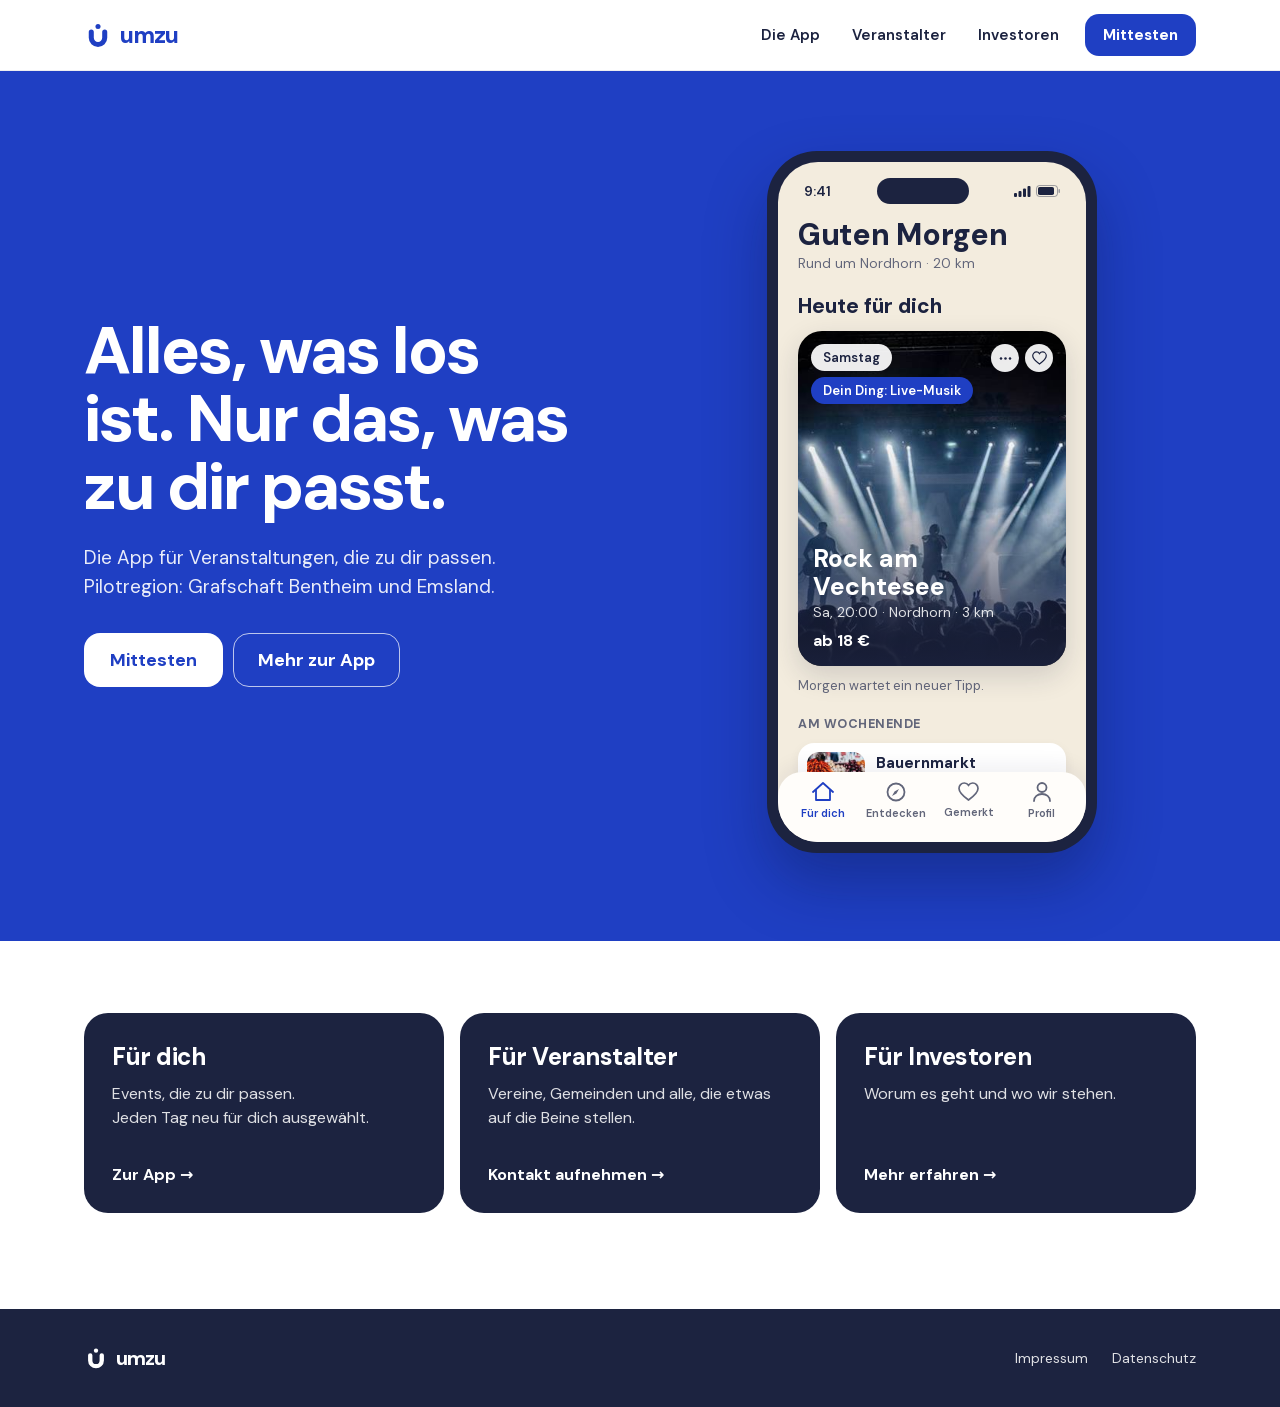
<file: index.html>
<!DOCTYPE html>
<html lang="de">
<head>
<meta charset="utf-8">
<meta name="viewport" content="width=device-width, initial-scale=1">
<title>umzu – Events, die zu dir passen</title>
<meta name="description" content="umzu ist die App für Veranstaltungen, die wirklich zu dir passen. Pilotregion: Grafschaft Bentheim und Emsland. Jetzt mittesten.">
<link rel="canonical" href="https://umzu.app/">

<meta property="og:type" content="website">
<meta property="og:title" content="umzu – Events, die zu dir passen">
<meta property="og:description" content="Die App für Veranstaltungen, die zu dir passen. Pilotregion: Grafschaft Bentheim und Emsland.">
<meta property="og:url" content="https://umzu.app/">
<meta property="og:locale" content="de_DE">
<meta name="theme-color" content="#1F3FC3">

<link rel="icon" href="favicon.svg" type="image/svg+xml">
<link rel="icon" href="[data-uri]" sizes="32x32" type="image/png">
<link rel="apple-touch-icon" href="[data-uri]">

<link rel="stylesheet" href="css/style.css">
</head>
<body>

<div style="min-height:100vh;display:flex;flex-direction:column">

<header style="position:sticky;top:0;z-index:10;background:rgba(255,255,255,0.94);backdrop-filter:blur(10px);border-bottom:1px solid rgba(28,35,64,0.08)">
  <div style="max-width:1160px;margin:0 auto;padding:14px 24px;display:flex;align-items:center;gap:24px;flex-wrap:wrap">
    <a href="#start" data-nav="start" style="display:flex;align-items:center;gap:8px;cursor:pointer;text-decoration:none">
      <svg width="28" height="28" viewBox="0 0 100 100"><circle cx="50" cy="19.5" r="9" fill="#1F3FC3"></circle><path d="M 26 39 L 26 60 A 24 24 0 0 0 74 60 L 74 39" fill="none" stroke="#1F3FC3" stroke-width="18" stroke-linecap="round"></path></svg>
      <span style="font-weight:800;font-size:23px;letter-spacing:-1px;color:#1F3FC3">umzu</span>
    </a>
    <nav aria-label="Hauptnavigation" style="display:flex;gap:4px;flex-wrap:wrap;margin-left:auto;align-items:center">
      <div class="site-nav-links">
        <a href="#app" data-nav="nutzer" class="nav-link" style="padding:10px 14px;border-radius:100px;font-weight:600;font-size:15px;cursor:pointer;white-space:nowrap;text-decoration:none;color:#1C2340">Die App</a>
        <a href="#veranstalter" data-nav="veranstalter" class="nav-link" style="padding:10px 14px;border-radius:100px;font-weight:600;font-size:15px;cursor:pointer;white-space:nowrap;text-decoration:none;color:#1C2340">Veranstalter</a>
        <a href="#investoren" data-nav="investoren" class="nav-link" style="padding:10px 14px;border-radius:100px;font-weight:600;font-size:15px;cursor:pointer;white-space:nowrap;text-decoration:none;color:#1C2340">Investoren</a>
      </div>
      <a href="#test" data-nav="test" class="hover-a35a3" style="margin-left:8px;white-space:nowrap;padding:11px 18px;border-radius:14px;background:#1F3FC3;color:#fff;font-weight:700;font-size:15px;cursor:pointer;text-decoration:none">Mittesten</a>
    </nav>
  </div>
</header>

<main style="flex:1">

<!-- ===== START ===== -->
<div data-page="start" hidden>
  <section style="background:#1F3FC3;color:#fff"><div style="max-width:1160px;margin:0 auto;padding:80px 24px 88px;display:grid;grid-template-columns:repeat(auto-fit,minmax(min(100%,440px),1fr));gap:56px;align-items:center">
    <div>
      <h1 style="margin:0;font-weight:800;font-size:clamp(40px,6vw,66px);line-height:1.03;letter-spacing:-2px;text-wrap:balance;color:#fff">Alles, was los ist. Nur das, was zu dir passt.</h1>
      <p style="margin:22px 0 0;font-size:19px;line-height:1.55;color:rgba(255,255,255,0.9);max-width:480px;text-wrap:pretty">Die App für Veranstaltungen, die zu dir passen. Pilotregion: Grafschaft Bentheim und Emsland.</p>
      <div style="display:flex;gap:10px;flex-wrap:wrap;margin-top:32px">
        <a href="#test" data-nav="test" class="hover-e8ecf9" style="min-height:54px;padding:0 26px;white-space:nowrap;display:flex;align-items:center;border-radius:16px;background:#fff;color:#1F3FC3;font-weight:700;font-size:18px;cursor:pointer;text-decoration:none">Mittesten</a>
        <a href="#app" data-nav="nutzer" class="hover-white12" style="min-height:54px;padding:0 24px;white-space:nowrap;display:flex;align-items:center;border-radius:16px;border:1.5px solid rgba(255,255,255,0.7);color:#fff;font-weight:700;font-size:18px;cursor:pointer;text-decoration:none">Mehr zur App</a>
      </div>
    </div>
    <div style="display:flex;justify-content:center">
      <div style="width:330px;max-width:100%;background:#1C2340;border-radius:50px;padding:11px;box-shadow:0 30px 60px rgba(10,20,70,0.35)">
        <div style="position:relative;background:#F3ECDE;color:#1C2340;border-radius:40px;overflow:hidden;height:680px">
          <div style="display:flex;justify-content:space-between;align-items:center;padding:16px 26px 0;font-weight:600;font-size:14px;color:#1C2340">
            <span>9:41</span>
            <div style="width:92px;height:26px;border-radius:14px;background:#1C2340"></div>
            <div style="display:flex;gap:5px;align-items:center">
              <svg width="17" height="11" viewBox="0 0 17 11"><rect x="0" y="7" width="3" height="4" rx="1" fill="#1C2340"></rect><rect x="4.5" y="5" width="3" height="6" rx="1" fill="#1C2340"></rect><rect x="9" y="2.5" width="3" height="8.5" rx="1" fill="#1C2340"></rect><rect x="13.5" y="0" width="3" height="11" rx="1" fill="#1C2340"></rect></svg>
              <svg width="24" height="12" viewBox="0 0 24 12"><rect x="0.5" y="0.5" width="21" height="11" rx="3" fill="none" stroke="#1C2340" stroke-opacity="0.4"></rect><rect x="2" y="2" width="16" height="8" rx="1.8" fill="#1C2340"></rect><rect x="22.5" y="4" width="1.5" height="4" rx="0.7" fill="#1C2340" fill-opacity="0.4"></rect></svg>
            </div>
          </div>
          <div style="padding:14px 20px 0">
            <div style="font-weight:800;font-size:30px;letter-spacing:-0.3px;line-height:1.1">Guten Morgen</div>
            <div style="font-size:13.5px;color:#62667A;margin-top:4px">Rund um Nordhorn · 20 km</div>
            <div style="font-weight:800;font-size:21px;margin:20px 0 11px">Heute für dich</div>
            <div style="position:relative;width:100%;aspect-ratio:4/5;border-radius:24px;overflow:hidden;background:rgba(31,63,195,0.10) url([data-uri]) center/cover;box-shadow:0 10px 28px rgba(28,35,64,0.16);display:flex;flex-direction:column;justify-content:space-between">
              <div style="position:absolute;inset:0;background:linear-gradient(180deg,rgba(28,35,64,0) 30%,rgba(28,35,64,0.2) 55%,rgba(28,35,64,0.9) 100%)"></div>
              <div style="position:relative;display:flex;justify-content:space-between;align-items:flex-start;gap:10px;padding:13px">
                <div style="display:flex;flex-wrap:wrap;gap:6px;min-width:0">
                  <span style="background:rgba(255,255,255,0.92);border-radius:100px;padding:5px 12px;font-weight:600;font-size:13px;color:#1C2340">Samstag</span>
                  <span style="background:#1F3FC3;border-radius:100px;padding:5px 12px;font-weight:600;font-size:13px;color:#fff;white-space:nowrap">Dein Ding: Live-Musik</span>
                </div>
                <div style="display:flex;gap:6px;flex-shrink:0">
                  <span style="width:28px;height:28px;border-radius:14px;background:rgba(255,255,255,0.92);display:flex;align-items:center;justify-content:center"><svg width="15" height="15" viewBox="0 0 20 20"><circle cx="4" cy="10" r="1.7" fill="#1C2340"></circle><circle cx="10" cy="10" r="1.7" fill="#1C2340"></circle><circle cx="16" cy="10" r="1.7" fill="#1C2340"></circle></svg></span>
                  <span style="width:28px;height:28px;border-radius:14px;background:rgba(255,255,255,0.92);display:flex;align-items:center;justify-content:center"><svg width="15" height="14" viewBox="0 0 21 19"><path d="M10.5 18C5.2 14.2 1 10.9 1 6.5 1 3.5 3.3 1 6.3 1c1.7 0 3.3.9 4.2 2.3C11.4 1.9 13 1 14.7 1 17.7 1 20 3.5 20 6.5c0 4.4-4.2 7.7-9.5 11.5z" fill="none" stroke="#1C2340" stroke-width="1.7"></path></svg></span>
                </div>
              </div>
              <div style="position:relative;padding:0 15px 15px;display:flex;flex-direction:column;gap:3px">
                <div style="font-weight:800;font-size:25px;line-height:1.1;color:#fff">Rock am Vechtesee</div>
                <div style="font-size:14px;color:rgba(255,255,255,0.86);white-space:nowrap;overflow:hidden;text-overflow:ellipsis">Sa, 20:00 · Nordhorn · 3 km</div>
                <div style="font-weight:700;font-size:16px;color:#fff;margin-top:6px">ab 18 €</div>
              </div>
            </div>
            <div style="font-size:13px;color:#62667A;margin-top:11px">Morgen wartet ein neuer Tipp.</div>
            <div style="font-weight:700;font-size:12.5px;letter-spacing:0.5px;text-transform:uppercase;color:#62667A;margin:22px 0 11px">Am Wochenende</div>
            <div style="display:flex;align-items:center;gap:11px;padding:9px;background:#fff;border-radius:16px;box-shadow:0 4px 12px rgba(28,35,64,0.06)">
              <div style="width:58px;height:58px;border-radius:12px;flex-shrink:0;background:rgba(31,63,195,0.10) url([data-uri]) center/cover"></div>
              <div style="flex:1;min-width:0;display:flex;flex-direction:column;gap:2px">
                <div style="font-weight:700;font-size:15px">Bauernmarkt</div>
                <div style="font-weight:500;font-size:12.5px;color:#62667A;white-space:nowrap;overflow:hidden;text-overflow:ellipsis">So, 12. Okt. · Lingen · 18 km</div>
                <div style="font-weight:700;font-size:13px;color:#1F3FC3">Eintritt frei</div>
              </div>
            </div>
          </div>
          <div style="position:absolute;left:0;right:0;bottom:0;background:#FFFDFA;border-radius:24px 24px 0 0;box-shadow:0 -6px 20px rgba(28,35,64,0.07);padding:10px 8px 22px;display:grid;grid-template-columns:repeat(4,1fr)">
            <div style="display:flex;flex-direction:column;align-items:center;gap:4px;color:#1F3FC3"><svg width="22" height="20" viewBox="0 0 22 20" fill="none"><path d="M1 10L11 1l10 9" stroke="#1F3FC3" stroke-width="1.8" stroke-linecap="round" stroke-linejoin="round"></path><path d="M4 8v10h14V8" stroke="#1F3FC3" stroke-width="1.8" stroke-linejoin="round"></path></svg><span style="font-weight:600;font-size:11px">Für dich</span></div>
            <div style="display:flex;flex-direction:column;align-items:center;gap:4px;color:#62667A"><svg width="20" height="20" viewBox="0 0 20 20" fill="none"><circle cx="10" cy="10" r="8.5" stroke="#62667A" stroke-width="1.8"></circle><path d="M13 7l-4.5 2.5L6 14l4.5-2.5z" fill="#62667A"></path></svg><span style="font-weight:600;font-size:11px">Entdecken</span></div>
            <div style="display:flex;flex-direction:column;align-items:center;gap:4px;color:#62667A"><svg width="21" height="19" viewBox="0 0 21 19" fill="none"><path d="M10.5 18C5.2 14.2 1 10.9 1 6.5 1 3.5 3.3 1 6.3 1c1.7 0 3.3.9 4.2 2.3C11.4 1.9 13 1 14.7 1 17.7 1 20 3.5 20 6.5c0 4.4-4.2 7.7-9.5 11.5z" stroke="#62667A" stroke-width="1.7"></path></svg><span style="font-weight:600;font-size:11px">Gemerkt</span></div>
            <div style="display:flex;flex-direction:column;align-items:center;gap:4px;color:#62667A"><svg width="18" height="20" viewBox="0 0 18 20" fill="none"><circle cx="9" cy="5.5" r="4.5" stroke="#62667A" stroke-width="1.8"></circle><path d="M1 19c0-4.4 3.6-7 8-7s8 2.6 8 7" stroke="#62667A" stroke-width="1.8" stroke-linecap="round"></path></svg><span style="font-weight:600;font-size:11px">Profil</span></div>
          </div>
        </div>
      </div>
    </div>
  </div></section>

  <section style="max-width:1160px;margin:0 auto;padding:72px 24px 96px">
    <div style="display:grid;grid-template-columns:repeat(auto-fit,minmax(min(100%,260px),1fr));gap:16px">
      <a href="#app" data-nav="nutzer" class="tile hover-262f55" style="background:#1C2340;color:#fff;border-radius:24px;padding:28px;cursor:pointer;display:flex;flex-direction:column;gap:10px;min-height:200px;text-decoration:none">
        <div style="font-weight:800;font-size:24px;letter-spacing:-0.5px">Für dich</div>
        <div style="font-size:16px;line-height:1.5;color:rgba(255,255,255,0.86)">Events, die zu dir passen.<br>Jeden Tag neu für dich ausgewählt.</div>
        <div style="margin-top:auto;font-weight:700;color:#fff">Zur App →</div>
      </a>
      <a href="#veranstalter" data-nav="veranstalter" class="tile hover-262f55" style="background:#1C2340;color:#fff;border-radius:24px;padding:28px;cursor:pointer;display:flex;flex-direction:column;gap:10px;min-height:200px;text-decoration:none">
        <div style="font-weight:800;font-size:24px;letter-spacing:-0.5px">Für Veranstalter</div>
        <div style="font-size:16px;line-height:1.5;color:rgba(255,255,255,0.86)">Vereine, Gemeinden und alle, die etwas auf die Beine stellen.</div>
        <div style="margin-top:auto;font-weight:700;color:#fff">Kontakt aufnehmen →</div>
      </a>
      <a href="#investoren" data-nav="investoren" class="tile hover-262f55" style="background:#1C2340;color:#fff;border-radius:24px;padding:28px;cursor:pointer;display:flex;flex-direction:column;gap:10px;min-height:200px;text-decoration:none">
        <div style="font-weight:800;font-size:24px;letter-spacing:-0.5px">Für Investoren</div>
        <div style="font-size:16px;line-height:1.5;color:rgba(255,255,255,0.86)">Worum es geht und wo wir stehen.</div>
        <div style="margin-top:auto;font-weight:700;color:#fff">Mehr erfahren →</div>
      </a>
    </div>
  </section>
</div>

<!-- ===== DIE APP ===== -->
<div data-page="nutzer" hidden>
  <section style="background:#E8ECF9;margin-bottom:56px"><div style="max-width:1160px;margin:0 auto;padding:80px 24px 72px">
    <h1 style="margin:0;font-weight:800;font-size:clamp(38px,5.5vw,58px);line-height:1.05;letter-spacing:-1.8px;max-width:760px;text-wrap:balance">Weniger suchen, öfter hingehen.</h1>
    <p style="margin:20px 0 0;font-size:19px;line-height:1.55;color:#464A5C;max-width:560px">Jeden Morgen ein paar Vorschläge für dich. Je mehr du wischst, desto besser passen sie.</p>
  </div></section>
  <section style="max-width:1160px;margin:0 auto;padding:0 24px 88px;display:grid;grid-template-columns:repeat(auto-fit,minmax(min(100%,200px),1fr));gap:16px">
    <div style="border:1px solid rgba(28,35,64,0.12);border-radius:20px;padding:24px"><div style="font-weight:800;font-size:21px">Für dich</div><p style="font-size:15px;line-height:1.5;color:#464A5C;margin:8px 0 0">Deine Vorschläge für heute.</p></div>
    <div style="border:1px solid rgba(28,35,64,0.12);border-radius:20px;padding:24px"><div style="font-weight:800;font-size:21px">Entdecken</div><p style="font-size:15px;line-height:1.5;color:#464A5C;margin:8px 0 0">Wischen: passt oder passt nicht.</p></div>
    <div style="border:1px solid rgba(28,35,64,0.12);border-radius:20px;padding:24px"><div style="font-weight:800;font-size:21px">Gemerkt</div><p style="font-size:15px;line-height:1.5;color:#464A5C;margin:8px 0 0">Alles, was du dir aufhebst.</p></div>
    <div style="border:1px solid rgba(28,35,64,0.12);border-radius:20px;padding:24px"><div style="font-weight:800;font-size:21px">Profil</div><p style="font-size:15px;line-height:1.5;color:#464A5C;margin:8px 0 0">Region, Umkreis, Vorlieben.</p></div>
  </section>
  <section style="max-width:800px;margin:0 auto;padding:0 24px 96px">
    <h2 style="margin:0 0 20px;font-weight:800;font-size:clamp(26px,3.4vw,36px);letter-spacing:-1px">Fragen</h2>
    <div id="faq-list" style="display:flex;flex-direction:column;border-top:1px solid rgba(28,35,64,0.12)">
      <!-- FAQ items injected by js/app.js -->
    </div>
  </section>
</div>

<!-- ===== VERANSTALTER ===== -->
<div data-page="veranstalter" hidden>
  <section style="background:#E8ECF9;margin-bottom:56px"><div style="max-width:1160px;margin:0 auto;padding:80px 24px 72px">
    <h1 style="margin:0;font-weight:800;font-size:clamp(38px,5.5vw,58px);line-height:1.05;letter-spacing:-1.8px;max-width:800px;text-wrap:balance">Bringt eure Termine in die App.</h1>
    <p style="margin:20px 0 0;font-size:19px;line-height:1.55;color:#464A5C;max-width:560px">Für Vereine, Gemeinden und Veranstalter aus der Region.</p>
    <div style="display:flex;gap:10px;flex-wrap:wrap;margin-top:28px">
      <span id="zum-formular" class="hover-a35a3" style="min-height:54px;padding:0 26px;white-space:nowrap;display:flex;align-items:center;border-radius:16px;background:#1F3FC3;color:#fff;font-weight:700;font-size:18px;cursor:pointer">Kontakt aufnehmen</span>
    </div>
  </div></section>
  <section style="max-width:1160px;margin:0 auto;padding:0 24px 88px;display:grid;grid-template-columns:repeat(auto-fit,minmax(min(100%,260px),1fr));gap:16px">
    <div style="border:1px solid rgba(28,35,64,0.12);border-radius:24px;padding:28px">
      <div style="font-weight:800;font-size:24px">Vereine</div>
      <p style="font-size:16px;line-height:1.5;color:#464A5C;margin:10px 0 0">Kostenlos. Eure Termine in der App und sehen, wie viele sie sich gemerkt haben.</p>
    </div>
    <div style="border:1px solid rgba(28,35,64,0.12);border-radius:24px;padding:28px">
      <div style="font-weight:800;font-size:24px">Gemeinden</div>
      <p style="font-size:16px;line-height:1.5;color:#464A5C;margin:10px 0 0">Alle Termine eures Orts an einer Stelle, mit einem Bericht, was sie bewirken.</p>
    </div>
    <div style="border:1px solid rgba(28,35,64,0.12);border-radius:24px;padding:28px">
      <div style="font-weight:800;font-size:24px">Veranstalter</div>
      <p style="font-size:16px;line-height:1.5;color:#464A5C;margin:10px 0 0">Mehr Sichtbarkeit bei den Leuten, zu denen euer Event passt.</p>
    </div>
  </section>

  <section id="formular" style="background:#1C2340">
    <div style="max-width:1160px;margin:0 auto;padding:80px 24px 96px;display:grid;grid-template-columns:repeat(auto-fit,minmax(min(100%,380px),1fr));gap:40px;align-items:start">
      <div>
        <h2 style="margin:0;font-weight:800;font-size:clamp(28px,3.6vw,40px);letter-spacing:-1px;color:#fff">Lasst uns sprechen.</h2>
        <p style="font-size:17px;line-height:1.55;color:rgba(255,255,255,0.86);margin:14px 0 0;max-width:420px">Schreibt mir, wer ihr seid und was ihr vorhabt. Ich melde mich persönlich.</p>
        <div style="margin-top:28px;display:flex;flex-direction:column;gap:4px">
          <div style="font-weight:700;font-size:18px;color:#fff">Hanna Fühner</div>
          <div style="font-size:15px;color:rgba(255,255,255,0.86)">Gründerin, Nordhorn</div>
        </div>
      </div>

      <div id="ver-form-wrap" style="background:#fff;border-radius:20px;padding:28px;box-shadow:0 6px 18px rgba(28,35,64,0.08);display:flex;flex-direction:column;gap:16px">
        <div id="rollen" style="display:flex;gap:8px;flex-wrap:wrap">
          <span data-rolle="Verein" style="min-height:42px;padding:0 16px;display:flex;align-items:center;border-radius:100px;font-weight:600;font-size:14.5px;cursor:pointer;border:1.5px solid #1F3FC3;background:rgba(31,63,195,0.12);color:#1A35A3">Verein</span>
          <span data-rolle="Gemeinde" style="min-height:42px;padding:0 16px;display:flex;align-items:center;border-radius:100px;font-weight:600;font-size:14.5px;cursor:pointer;border:1.5px solid rgba(28,35,64,0.15);background:#fff;color:#1C2340">Gemeinde</span>
          <span data-rolle="Veranstalter" style="min-height:42px;padding:0 16px;display:flex;align-items:center;border-radius:100px;font-weight:600;font-size:14.5px;cursor:pointer;border:1.5px solid rgba(28,35,64,0.15);background:#fff;color:#1C2340">Veranstalter</span>
        </div>
        <div style="display:grid;grid-template-columns:minmax(0,1fr) minmax(0,1fr);gap:12px">
          <label style="display:flex;flex-direction:column;gap:6px;font-weight:600;font-size:14.5px;min-width:0">Name
            <input id="f-name" placeholder="Vor- und Nachname" style="height:50px;border-radius:14px;border:1px solid rgba(28,35,64,0.12);padding:0 14px;font-size:17px;color:#1C2340;background:#fff;min-width:0;width:100%">
          </label>
          <label style="display:flex;flex-direction:column;gap:6px;font-weight:600;font-size:14.5px;min-width:0">Organisation
            <input id="f-org" placeholder="Verein, Gemeinde …" style="height:50px;border-radius:14px;border:1px solid rgba(28,35,64,0.12);padding:0 14px;font-size:17px;color:#1C2340;background:#fff;min-width:0;width:100%">
          </label>
        </div>
        <label style="display:flex;flex-direction:column;gap:6px;font-weight:600;font-size:14.5px">E-Mail
          <input id="f-mail" placeholder="name@verein.de" style="height:50px;border-radius:14px;border:1px solid rgba(28,35,64,0.12);padding:0 14px;font-size:17px;color:#1C2340;background:#fff;width:100%">
        </label>
        <label style="display:flex;flex-direction:column;gap:6px;font-weight:600;font-size:14.5px">Nachricht
          <textarea id="f-nachricht" placeholder="Worum geht es?" rows="5" style="border-radius:14px;border:1px solid rgba(28,35,64,0.12);padding:12px 14px;font-size:17px;line-height:1.5;color:#1C2340;background:#fff;width:100%;resize:vertical;font-family:inherit"></textarea>
        </label>
        <span id="ver-senden" style="min-height:54px;display:flex;align-items:center;justify-content:center;border-radius:16px;font-weight:700;font-size:18px;cursor:pointer;background:rgba(28,35,64,0.15);color:#464A5C">Nachricht senden</span>
      </div>

      <div id="ver-danke" style="display:none;background:#fff;border-radius:20px;padding:32px;box-shadow:0 6px 18px rgba(28,35,64,0.08)">
        <div style="font-weight:800;font-size:24px">Danke.</div>
        <p style="font-size:16px;line-height:1.55;color:#464A5C;margin:10px 0 20px">Ich melde mich in den nächsten Tagen.</p>
        <span id="ver-neu" style="display:inline-flex;min-height:44px;padding:0 18px;align-items:center;border-radius:14px;border:1.5px solid #1F3FC3;color:#1F3FC3;font-weight:700;font-size:15px;cursor:pointer">Neue Nachricht</span>
      </div>
    </div>
  </section>
</div>

<!-- ===== INVESTOREN ===== -->
<div data-page="investoren" hidden>
  <section style="background:#E8ECF9;margin-bottom:56px"><div style="max-width:1160px;margin:0 auto;padding:80px 24px 72px">
      <h1 style="margin:0;font-weight:800;font-size:clamp(36px,5vw,56px);line-height:1.06;letter-spacing:-1.6px;max-width:820px;text-wrap:balance;color:#1C2340">Niemand soll eine Veranstaltung verpassen, zu der er gern gegangen wäre.</h1>
      <p style="margin:22px 0 0;font-size:19px;line-height:1.55;color:#464A5C;max-width:600px">Die Pilotphase läuft in der Grafschaft Bentheim und im Emsland. Danach wachsen wir Region für Region.</p>
    </div>
  </section>
  <section style="max-width:1160px;margin:0 auto;padding:0 24px 88px;display:grid;grid-template-columns:repeat(auto-fit,minmax(min(100%,260px),1fr));gap:16px">
    <div style="border:1px solid rgba(28,35,64,0.12);border-radius:20px;padding:26px">
      <div style="font-weight:800;font-size:22px">Daten</div>
      <p style="font-size:16px;line-height:1.5;color:#464A5C;margin:8px 0 0">Offene Tourismusdaten aus ganz Deutschland.</p>
    </div>
    <div style="border:1px solid rgba(28,35,64,0.12);border-radius:20px;padding:26px">
      <div style="font-weight:800;font-size:22px">Nutzer</div>
      <p style="font-size:16px;line-height:1.5;color:#464A5C;margin:8px 0 0">Eine Region nach der anderen.</p>
    </div>
    <div style="border:1px solid rgba(28,35,64,0.12);border-radius:20px;padding:26px">
      <div style="font-weight:800;font-size:22px">Erlös</div>
      <p style="font-size:16px;line-height:1.5;color:#464A5C;margin:8px 0 0">Gemeinden und Veranstalter zahlen. Die App bleibt kostenlos.</p>
    </div>
  </section>
  <section style="max-width:1160px;margin:0 auto;padding:0 24px 96px">
    <div style="background:#1C2340;color:#fff;border-radius:24px;padding:36px;display:flex;flex-wrap:wrap;gap:24px;align-items:center;justify-content:space-between">
      <div style="flex:1 1 260px;min-width:0">
        <div style="font-weight:800;font-size:24px;line-height:1.2;white-space:nowrap">Hanna Fühner</div>
        <div style="font-size:16px;color:rgba(255,255,255,0.9);margin-top:4px">Gründerin, Nordhorn</div>
      </div>
      <a href="mailto:hannafuehner@gmail.com?subject=umzu%20%E2%80%93%20Investorenanfrage" class="hover-e8ecf9" style="min-height:54px;padding:0 26px;white-space:nowrap;display:flex;align-items:center;border-radius:16px;background:#fff;color:#1F3FC3;font-weight:700;font-size:18px;cursor:pointer;text-decoration:none">Kontakt aufnehmen</a>
    </div>
  </section>
</div>

<!-- ===== MITTESTEN ===== -->
<div data-page="test" hidden style="background:#E8ECF9;min-height:calc(100vh - 170px)">
  <section style="max-width:680px;margin:0 auto;padding:96px 24px">
    <h1 style="margin:0;font-weight:800;font-size:clamp(34px,5vw,50px);line-height:1.06;letter-spacing:-1.5px">Mittesten</h1>
    <p style="font-size:18px;line-height:1.55;color:#464A5C;margin:16px 0 0">Trag dich ein, dann schicken wir dir eine Einladung fürs iPhone.</p>

    <div id="test-form" style="display:flex;gap:10px;flex-wrap:wrap;margin-top:28px">
      <input id="test-mail" type="email" placeholder="deine@mail.de" style="flex:1 1 260px;height:54px;border-radius:16px;border:1px solid rgba(28,35,64,0.15);padding:0 16px;font-size:17px;background:#fff;color:#1C2340">
      <span id="test-eintragen" style="min-height:54px;padding:0 26px;white-space:nowrap;display:flex;align-items:center;border-radius:16px;background:#1F3FC3;color:#fff;font-weight:700;font-size:18px;cursor:pointer">Eintragen</span>
    </div>
    <div id="test-danke" style="display:none;margin-top:28px;background:#1C2340;color:#fff;border-radius:100px;padding:14px 22px;font-weight:600;font-size:15px">Danke, du bist eingetragen.</div>
  </section>
</div>

</main>

<footer style="background:#1C2340">
  <div style="max-width:1160px;margin:0 auto;padding:36px 24px;display:flex;flex-wrap:wrap;gap:24px;justify-content:space-between;align-items:center">
    <div style="display:flex;align-items:center;gap:8px">
      <svg width="24" height="24" viewBox="0 0 100 100"><circle cx="50" cy="19.5" r="9" fill="#fff"></circle><path d="M 26 39 L 26 60 A 24 24 0 0 0 74 60 L 74 39" fill="none" stroke="#fff" stroke-width="18" stroke-linecap="round"></path></svg>
      <span style="font-weight:800;font-size:20px;letter-spacing:-1px;color:#fff">umzu</span>
    </div>
    <div style="display:flex;gap:24px;flex-wrap:wrap;font-size:14px;color:rgba(255,255,255,0.86)">
      <a href="/impressum/" style="color:rgba(255,255,255,0.86)">Impressum</a><a href="/datenschutz/" style="color:rgba(255,255,255,0.86)">Datenschutz</a>
    </div>
  </div>
</footer>
</div>

<script src="js/app.js"></script>
</body>
</html>
</file>
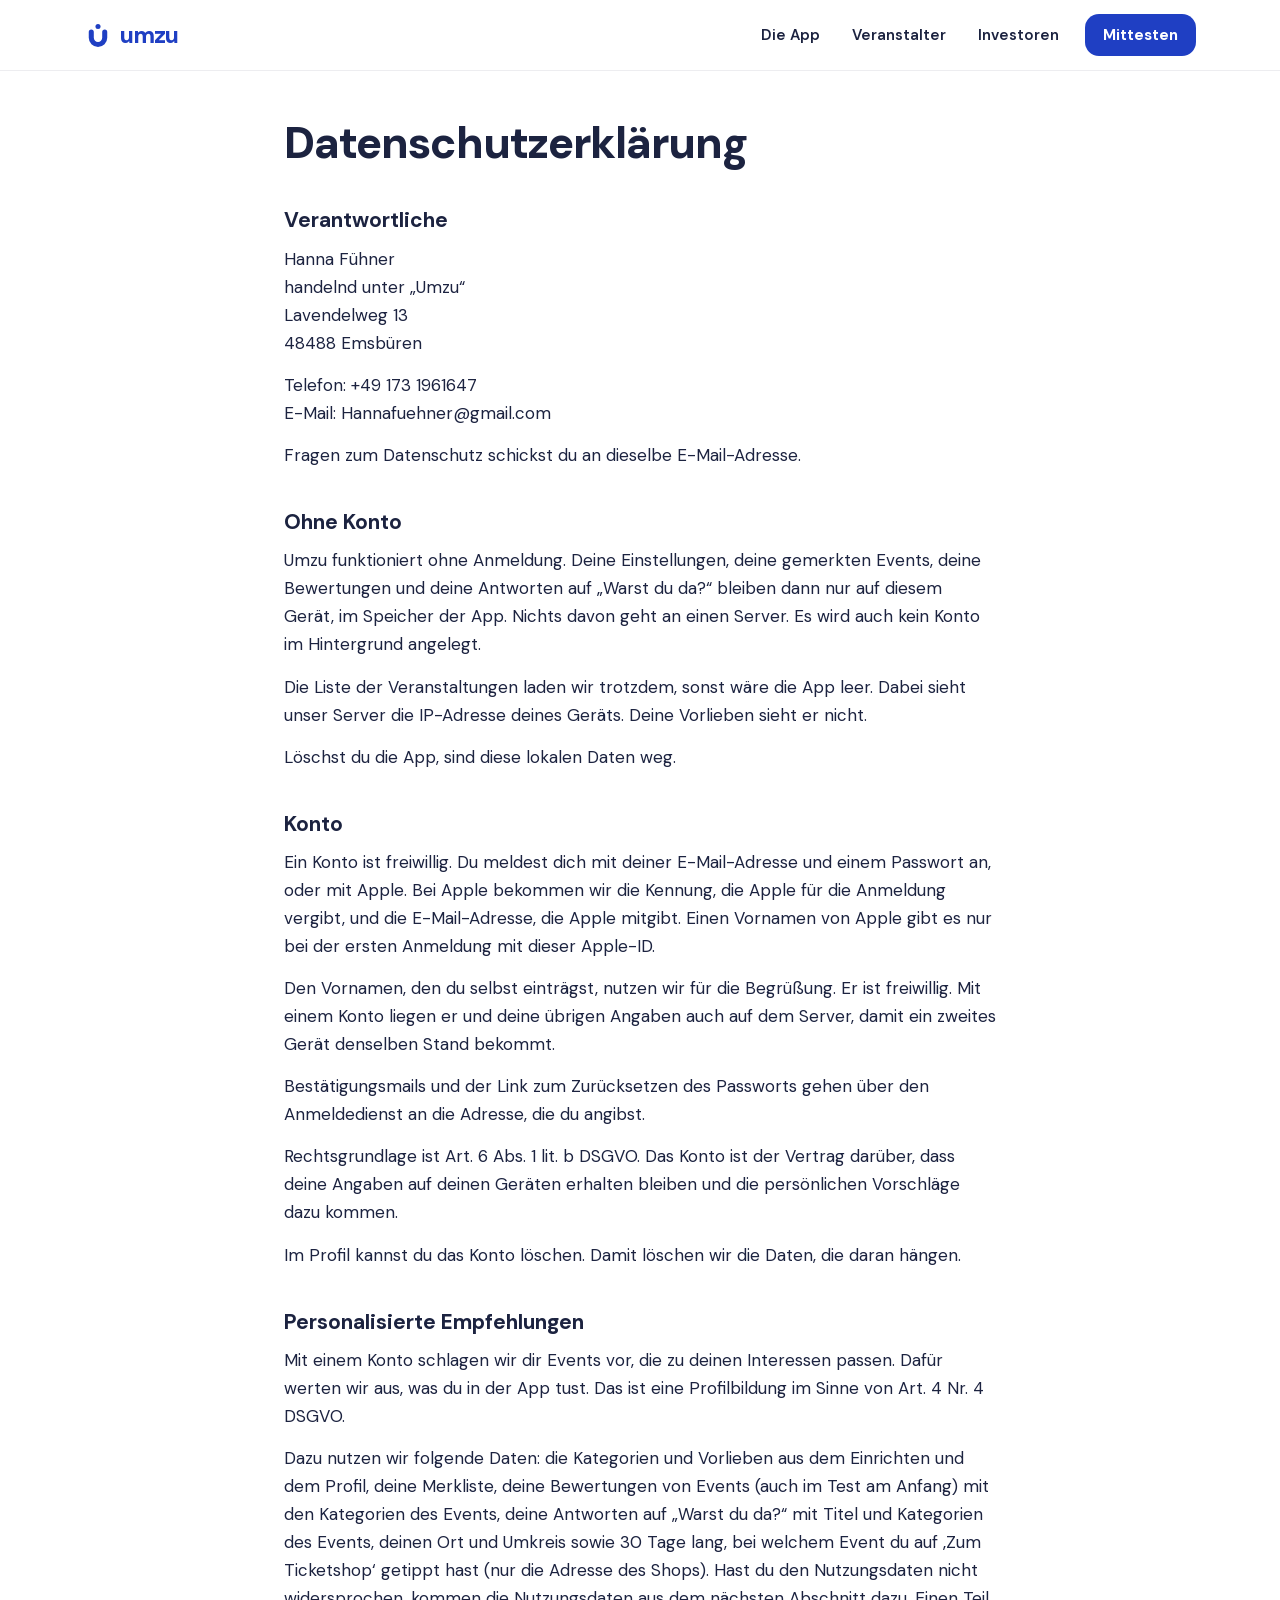
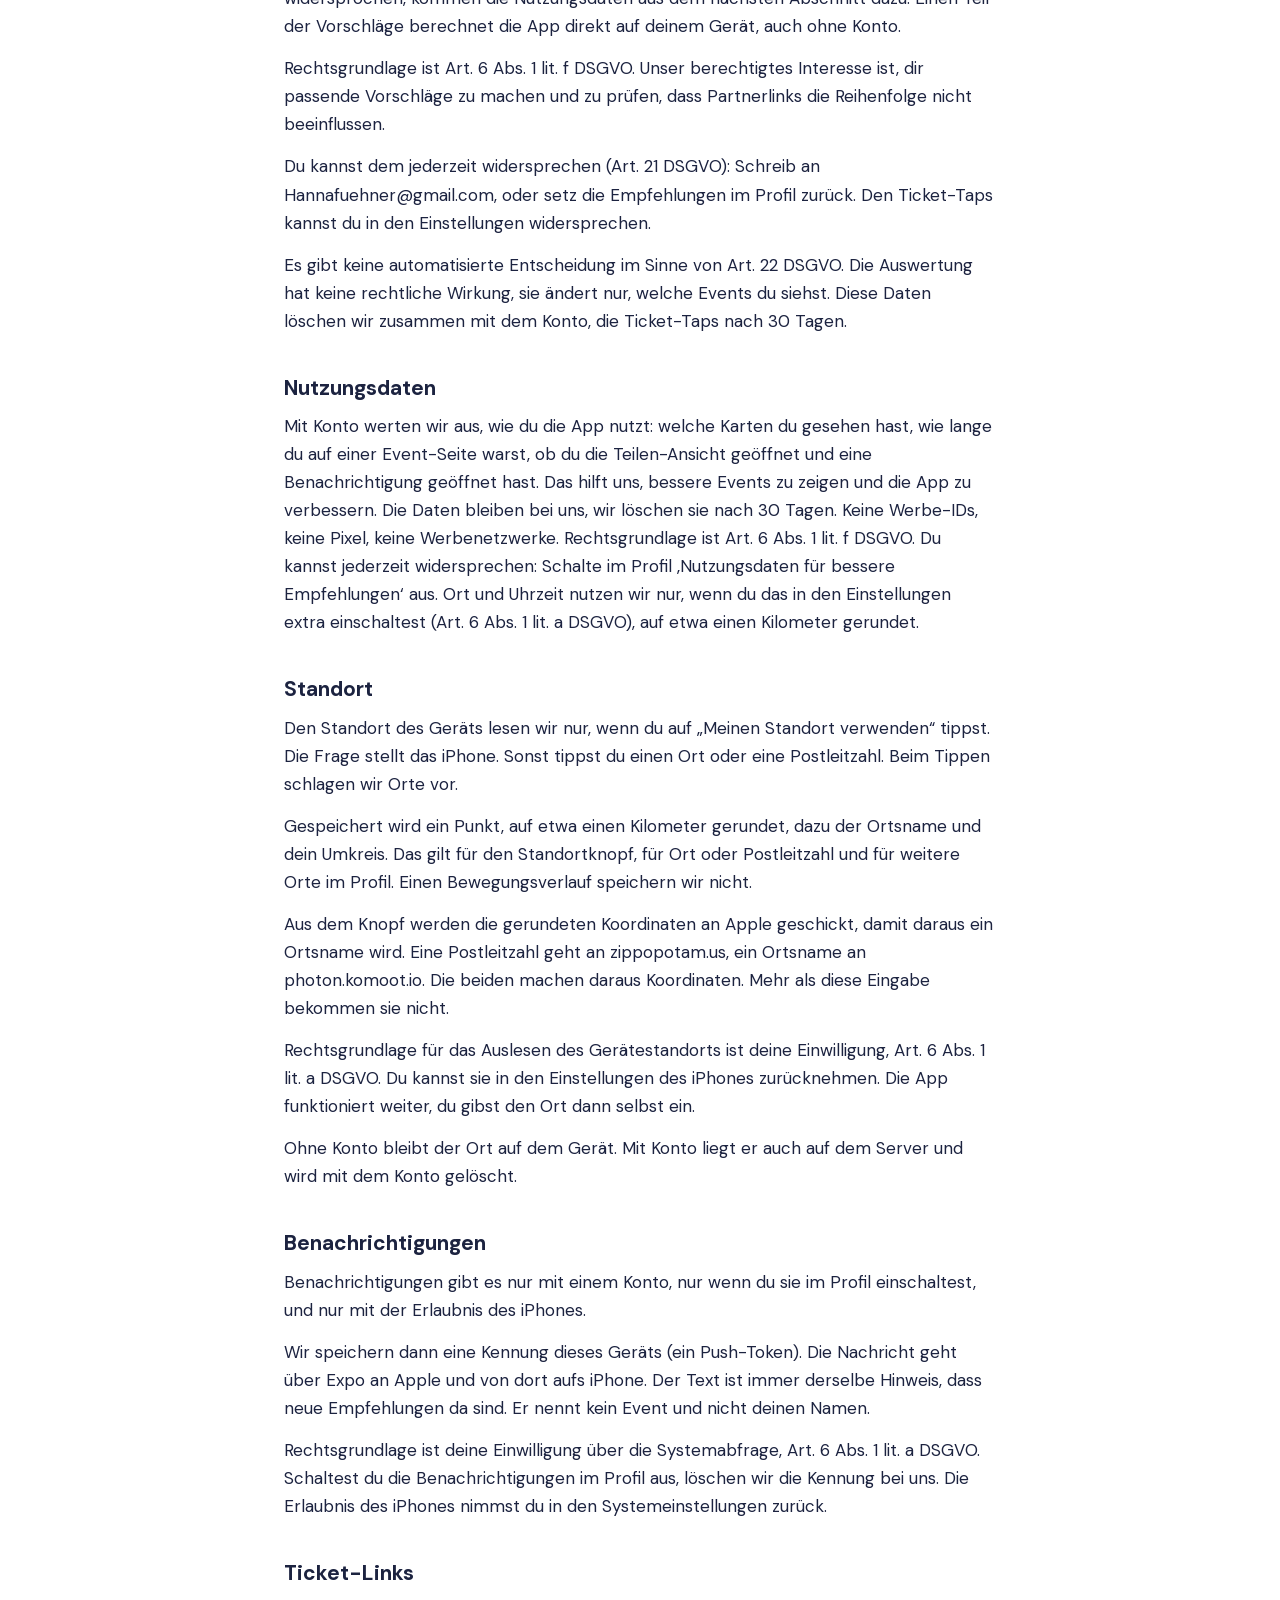
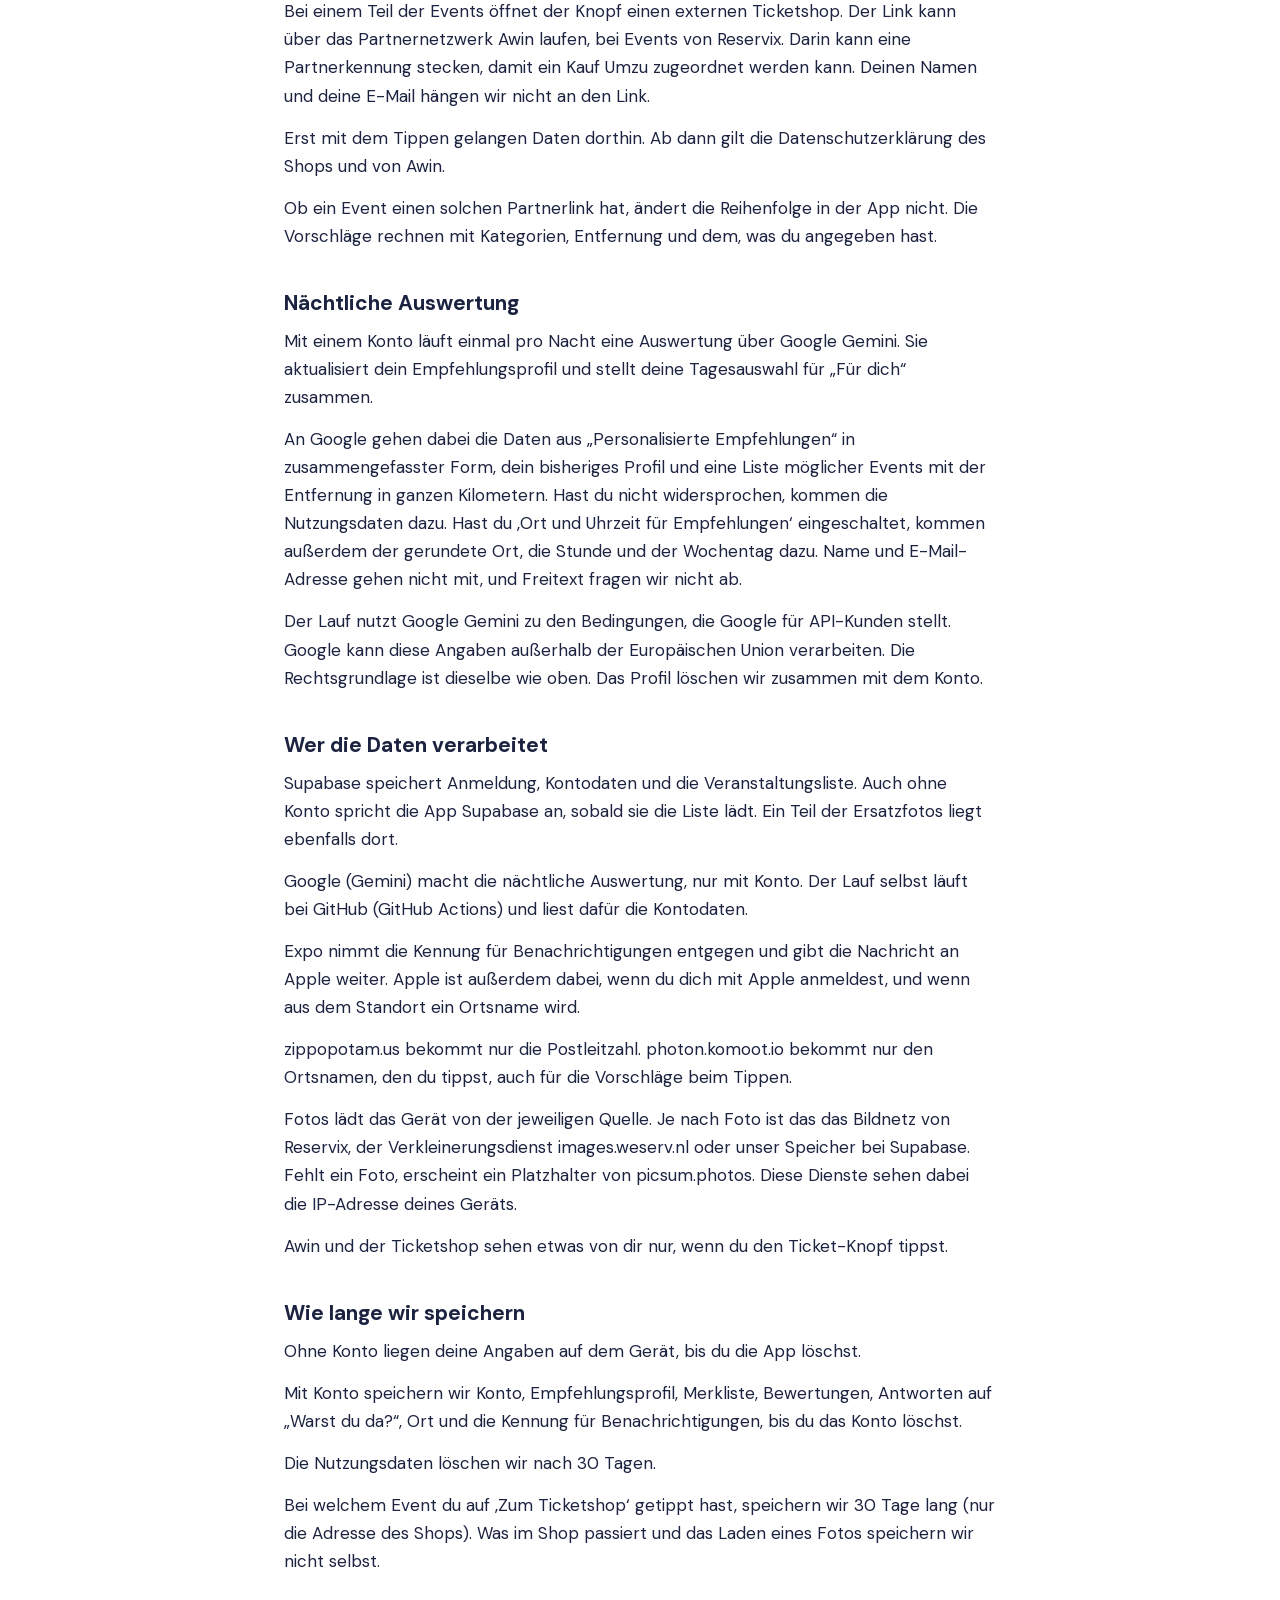
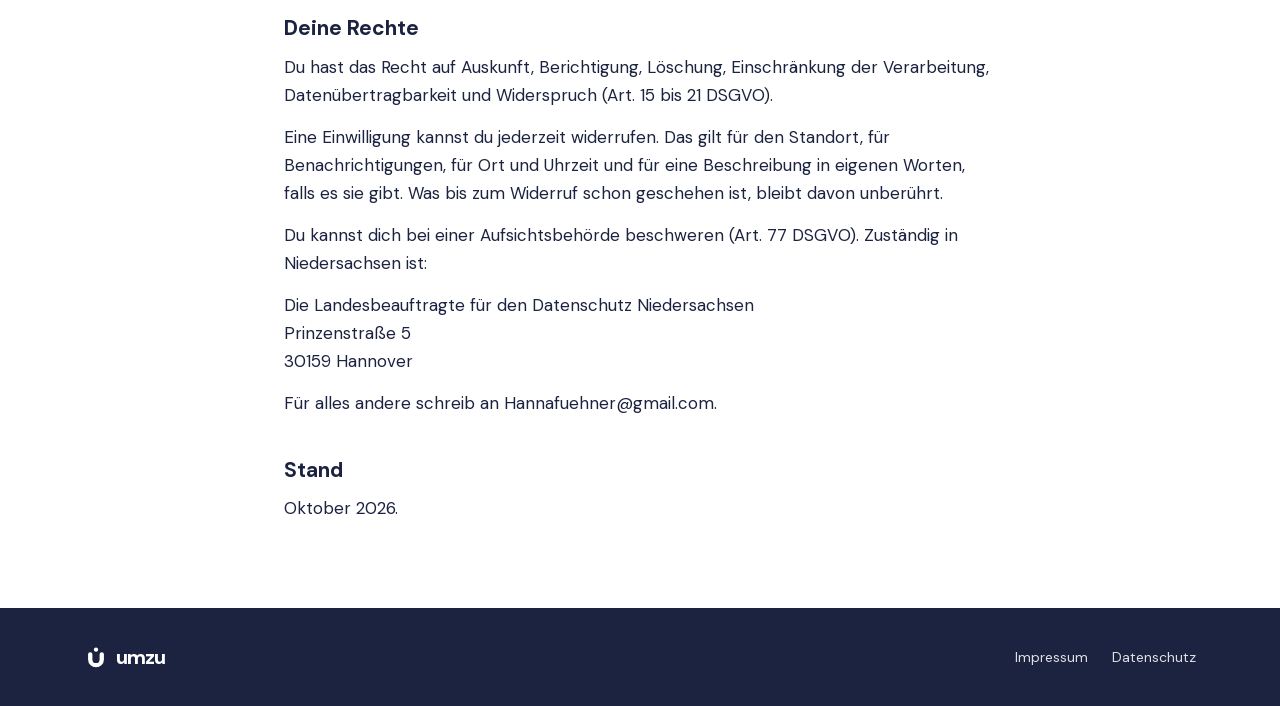
<file: datenschutz/index.html>
<!DOCTYPE html>
<html lang="de">
<head>
<meta charset="utf-8">
<meta name="viewport" content="width=device-width, initial-scale=1">
<title>Datenschutzerklärung – umzu</title>
<meta name="description" content="Datenschutzerklärung der App umzu.">
<link rel="canonical" href="https://umzu.app/datenschutz">
<meta name="theme-color" content="#1F3FC3">
<link rel="icon" href="/favicon.svg" type="image/svg+xml">
<link rel="stylesheet" href="/css/style.css">
<style>
  .rechtstext h1 { margin: 0 0 8px; font-weight: 800; font-size: clamp(30px, 6vw, 44px); line-height: 1.1; letter-spacing: -1px; color: #1C2340; }
  .rechtstext h2 { margin: 40px 0 10px; font-weight: 700; font-size: 21px; line-height: 1.3; color: #1C2340; }
  .rechtstext p { margin: 0 0 14px; font-size: 17px; line-height: 1.65; color: #1C2340; overflow-wrap: anywhere; }
  .rechtstext .fussnote { margin-top: 40px; font-size: 14px; color: #62667A; }
</style>
</head>
<body>

<div style="min-height:100vh;display:flex;flex-direction:column">

<header style="position:sticky;top:0;z-index:10;background:rgba(255,255,255,0.94);backdrop-filter:blur(10px);border-bottom:1px solid rgba(28,35,64,0.08)">
  <div style="max-width:1160px;margin:0 auto;padding:14px 24px;display:flex;align-items:center;gap:24px;flex-wrap:wrap">
    <a href="/" style="display:flex;align-items:center;gap:8px;cursor:pointer;text-decoration:none">
      <svg width="28" height="28" viewBox="0 0 100 100"><circle cx="50" cy="19.5" r="9" fill="#1F3FC3"></circle><path d="M 26 39 L 26 60 A 24 24 0 0 0 74 60 L 74 39" fill="none" stroke="#1F3FC3" stroke-width="18" stroke-linecap="round"></path></svg>
      <span style="font-weight:800;font-size:23px;letter-spacing:-1px;color:#1F3FC3">umzu</span>
    </a>
    <nav aria-label="Hauptnavigation" style="display:flex;gap:4px;flex-wrap:wrap;margin-left:auto;align-items:center">
      <div class="site-nav-links">
        <a href="/#app" data-nav="nutzer" class="nav-link" style="padding:10px 14px;border-radius:100px;font-weight:600;font-size:15px;cursor:pointer;white-space:nowrap;text-decoration:none;color:#1C2340">Die App</a>
        <a href="/#veranstalter" data-nav="veranstalter" class="nav-link" style="padding:10px 14px;border-radius:100px;font-weight:600;font-size:15px;cursor:pointer;white-space:nowrap;text-decoration:none;color:#1C2340">Veranstalter</a>
        <a href="/#investoren" data-nav="investoren" class="nav-link" style="padding:10px 14px;border-radius:100px;font-weight:600;font-size:15px;cursor:pointer;white-space:nowrap;text-decoration:none;color:#1C2340">Investoren</a>
      </div>
      <a href="/#test" data-nav="test" class="hover-a35a3" style="margin-left:8px;white-space:nowrap;padding:11px 18px;border-radius:14px;background:#1F3FC3;color:#fff;font-weight:700;font-size:15px;cursor:pointer;text-decoration:none">Mittesten</a>
    </nav>
  </div>
</header>

<main style="flex:1">
  <article class="rechtstext" style="max-width:760px;margin:0 auto;padding:48px 24px 72px">
<h1>Datenschutzerklärung</h1>
<section>
<h2>Verantwortliche</h2>
<p>Hanna Fühner<br>
handelnd unter „Umzu“<br>
Lavendelweg 13<br>
48488 Emsbüren</p>
<p>Telefon: +49 173 1961647<br>
E-Mail: Hannafuehner@gmail.com</p>
<p>Fragen zum Datenschutz schickst du an dieselbe E-Mail-Adresse.</p>
</section>
<section>
<h2>Ohne Konto</h2>
<p>Umzu funktioniert ohne Anmeldung. Deine Einstellungen, deine gemerkten Events, deine Bewertungen und deine Antworten auf „Warst du da?“ bleiben dann nur auf diesem Gerät, im Speicher der App. Nichts davon geht an einen Server. Es wird auch kein Konto im Hintergrund angelegt.</p>
<p>Die Liste der Veranstaltungen laden wir trotzdem, sonst wäre die App leer. Dabei sieht unser Server die IP-Adresse deines Geräts. Deine Vorlieben sieht er nicht.</p>
<p>Löschst du die App, sind diese lokalen Daten weg.</p>
</section>
<section>
<h2>Konto</h2>
<p>Ein Konto ist freiwillig. Du meldest dich mit deiner E-Mail-Adresse und einem Passwort an, oder mit Apple. Bei Apple bekommen wir die Kennung, die Apple für die Anmeldung vergibt, und die E-Mail-Adresse, die Apple mitgibt. Einen Vornamen von Apple gibt es nur bei der ersten Anmeldung mit dieser Apple-ID.</p>
<p>Den Vornamen, den du selbst einträgst, nutzen wir für die Begrüßung. Er ist freiwillig. Mit einem Konto liegen er und deine übrigen Angaben auch auf dem Server, damit ein zweites Gerät denselben Stand bekommt.</p>
<p>Bestätigungsmails und der Link zum Zurücksetzen des Passworts gehen über den Anmeldedienst an die Adresse, die du angibst.</p>
<p>Rechtsgrundlage ist Art. 6 Abs. 1 lit. b DSGVO. Das Konto ist der Vertrag darüber, dass deine Angaben auf deinen Geräten erhalten bleiben und die persönlichen Vorschläge dazu kommen.</p>
<p>Im Profil kannst du das Konto löschen. Damit löschen wir die Daten, die daran hängen.</p>
</section>
<section>
<h2>Personalisierte Empfehlungen</h2>
<p>Mit einem Konto schlagen wir dir Events vor, die zu deinen Interessen passen. Dafür werten wir aus, was du in der App tust. Das ist eine Profilbildung im Sinne von Art. 4 Nr. 4 DSGVO.</p>
<p>Dazu nutzen wir folgende Daten: die Kategorien und Vorlieben aus dem Einrichten und dem Profil, deine Merkliste, deine Bewertungen von Events (auch im Test am Anfang) mit den Kategorien des Events, deine Antworten auf „Warst du da?“ mit Titel und Kategorien des Events, deinen Ort und Umkreis sowie 30 Tage lang, bei welchem Event du auf ‚Zum Ticketshop‘ getippt hast (nur die Adresse des Shops). Hast du den Nutzungsdaten nicht widersprochen, kommen die Nutzungsdaten aus dem nächsten Abschnitt dazu. Einen Teil der Vorschläge berechnet die App direkt auf deinem Gerät, auch ohne Konto.</p>
<p>Rechtsgrundlage ist Art. 6 Abs. 1 lit. f DSGVO. Unser berechtigtes Interesse ist, dir passende Vorschläge zu machen und zu prüfen, dass Partnerlinks die Reihenfolge nicht beeinflussen.</p>
<p>Du kannst dem jederzeit widersprechen (Art. 21 DSGVO): Schreib an Hannafuehner@gmail.com, oder setz die Empfehlungen im Profil zurück. Den Ticket-Taps kannst du in den Einstellungen widersprechen.</p>
<p>Es gibt keine automatisierte Entscheidung im Sinne von Art. 22 DSGVO. Die Auswertung hat keine rechtliche Wirkung, sie ändert nur, welche Events du siehst. Diese Daten löschen wir zusammen mit dem Konto, die Ticket-Taps nach 30 Tagen.</p>
</section>
<section>
<h2>Nutzungsdaten</h2>
<p>Mit Konto werten wir aus, wie du die App nutzt: welche Karten du gesehen hast, wie lange du auf einer Event-Seite warst, ob du die Teilen-Ansicht geöffnet und eine Benachrichtigung geöffnet hast. Das hilft uns, bessere Events zu zeigen und die App zu verbessern. Die Daten bleiben bei uns, wir löschen sie nach 30 Tagen. Keine Werbe-IDs, keine Pixel, keine Werbenetzwerke. Rechtsgrundlage ist Art. 6 Abs. 1 lit. f DSGVO. Du kannst jederzeit widersprechen: Schalte im Profil ‚Nutzungsdaten für bessere Empfehlungen‘ aus. Ort und Uhrzeit nutzen wir nur, wenn du das in den Einstellungen extra einschaltest (Art. 6 Abs. 1 lit. a DSGVO), auf etwa einen Kilometer gerundet.</p>
</section>
<section>
<h2>Standort</h2>
<p>Den Standort des Geräts lesen wir nur, wenn du auf „Meinen Standort verwenden“ tippst. Die Frage stellt das iPhone. Sonst tippst du einen Ort oder eine Postleitzahl. Beim Tippen schlagen wir Orte vor.</p>
<p>Gespeichert wird ein Punkt, auf etwa einen Kilometer gerundet, dazu der Ortsname und dein Umkreis. Das gilt für den Standortknopf, für Ort oder Postleitzahl und für weitere Orte im Profil. Einen Bewegungsverlauf speichern wir nicht.</p>
<p>Aus dem Knopf werden die gerundeten Koordinaten an Apple geschickt, damit daraus ein Ortsname wird. Eine Postleitzahl geht an zippopotam.us, ein Ortsname an photon.komoot.io. Die beiden machen daraus Koordinaten. Mehr als diese Eingabe bekommen sie nicht.</p>
<p>Rechtsgrundlage für das Auslesen des Gerätestandorts ist deine Einwilligung, Art. 6 Abs. 1 lit. a DSGVO. Du kannst sie in den Einstellungen des iPhones zurücknehmen. Die App funktioniert weiter, du gibst den Ort dann selbst ein.</p>
<p>Ohne Konto bleibt der Ort auf dem Gerät. Mit Konto liegt er auch auf dem Server und wird mit dem Konto gelöscht.</p>
</section>
<section>
<h2>Benachrichtigungen</h2>
<p>Benachrichtigungen gibt es nur mit einem Konto, nur wenn du sie im Profil einschaltest, und nur mit der Erlaubnis des iPhones.</p>
<p>Wir speichern dann eine Kennung dieses Geräts (ein Push-Token). Die Nachricht geht über Expo an Apple und von dort aufs iPhone. Der Text ist immer derselbe Hinweis, dass neue Empfehlungen da sind. Er nennt kein Event und nicht deinen Namen.</p>
<p>Rechtsgrundlage ist deine Einwilligung über die Systemabfrage, Art. 6 Abs. 1 lit. a DSGVO. Schaltest du die Benachrichtigungen im Profil aus, löschen wir die Kennung bei uns. Die Erlaubnis des iPhones nimmst du in den Systemeinstellungen zurück.</p>
</section>
<section>
<h2>Ticket-Links</h2>
<p>Bei einem Teil der Events öffnet der Knopf einen externen Ticketshop. Der Link kann über das Partnernetzwerk Awin laufen, bei Events von Reservix. Darin kann eine Partnerkennung stecken, damit ein Kauf Umzu zugeordnet werden kann. Deinen Namen und deine E-Mail hängen wir nicht an den Link.</p>
<p>Erst mit dem Tippen gelangen Daten dorthin. Ab dann gilt die Datenschutzerklärung des Shops und von Awin.</p>
<p>Ob ein Event einen solchen Partnerlink hat, ändert die Reihenfolge in der App nicht. Die Vorschläge rechnen mit Kategorien, Entfernung und dem, was du angegeben hast.</p>
</section>
<section>
<h2>Nächtliche Auswertung</h2>
<p>Mit einem Konto läuft einmal pro Nacht eine Auswertung über Google Gemini. Sie aktualisiert dein Empfehlungsprofil und stellt deine Tagesauswahl für „Für dich“ zusammen.</p>
<p>An Google gehen dabei die Daten aus „Personalisierte Empfehlungen“ in zusammengefasster Form, dein bisheriges Profil und eine Liste möglicher Events mit der Entfernung in ganzen Kilometern. Hast du nicht widersprochen, kommen die Nutzungsdaten dazu. Hast du ‚Ort und Uhrzeit für Empfehlungen‘ eingeschaltet, kommen außerdem der gerundete Ort, die Stunde und der Wochentag dazu. Name und E-Mail-Adresse gehen nicht mit, und Freitext fragen wir nicht ab.</p>
<p>Der Lauf nutzt Google Gemini zu den Bedingungen, die Google für API-Kunden stellt. Google kann diese Angaben außerhalb der Europäischen Union verarbeiten. Die Rechtsgrundlage ist dieselbe wie oben. Das Profil löschen wir zusammen mit dem Konto.</p>
</section>
<section>
<h2>Wer die Daten verarbeitet</h2>
<p>Supabase speichert Anmeldung, Kontodaten und die Veranstaltungsliste. Auch ohne Konto spricht die App Supabase an, sobald sie die Liste lädt. Ein Teil der Ersatzfotos liegt ebenfalls dort.</p>
<p>Google (Gemini) macht die nächtliche Auswertung, nur mit Konto. Der Lauf selbst läuft bei GitHub (GitHub Actions) und liest dafür die Kontodaten.</p>
<p>Expo nimmt die Kennung für Benachrichtigungen entgegen und gibt die Nachricht an Apple weiter. Apple ist außerdem dabei, wenn du dich mit Apple anmeldest, und wenn aus dem Standort ein Ortsname wird.</p>
<p>zippopotam.us bekommt nur die Postleitzahl. photon.komoot.io bekommt nur den Ortsnamen, den du tippst, auch für die Vorschläge beim Tippen.</p>
<p>Fotos lädt das Gerät von der jeweiligen Quelle. Je nach Foto ist das das Bildnetz von Reservix, der Verkleinerungsdienst images.weserv.nl oder unser Speicher bei Supabase. Fehlt ein Foto, erscheint ein Platzhalter von picsum.photos. Diese Dienste sehen dabei die IP-Adresse deines Geräts.</p>
<p>Awin und der Ticketshop sehen etwas von dir nur, wenn du den Ticket-Knopf tippst.</p>
</section>
<section>
<h2>Wie lange wir speichern</h2>
<p>Ohne Konto liegen deine Angaben auf dem Gerät, bis du die App löschst.</p>
<p>Mit Konto speichern wir Konto, Empfehlungsprofil, Merkliste, Bewertungen, Antworten auf „Warst du da?“, Ort und die Kennung für Benachrichtigungen, bis du das Konto löschst.</p>
<p>Die Nutzungsdaten löschen wir nach 30 Tagen.</p>
<p>Bei welchem Event du auf ‚Zum Ticketshop‘ getippt hast, speichern wir 30 Tage lang (nur die Adresse des Shops). Was im Shop passiert und das Laden eines Fotos speichern wir nicht selbst.</p>
</section>
<section>
<h2>Deine Rechte</h2>
<p>Du hast das Recht auf Auskunft, Berichtigung, Löschung, Einschränkung der Verarbeitung, Datenübertragbarkeit und Widerspruch (Art. 15 bis 21 DSGVO).</p>
<p>Eine Einwilligung kannst du jederzeit widerrufen. Das gilt für den Standort, für Benachrichtigungen, für Ort und Uhrzeit und für eine Beschreibung in eigenen Worten, falls es sie gibt. Was bis zum Widerruf schon geschehen ist, bleibt davon unberührt.</p>
<p>Du kannst dich bei einer Aufsichtsbehörde beschweren (Art. 77 DSGVO). Zuständig in Niedersachsen ist:</p>
<p>Die Landesbeauftragte für den Datenschutz Niedersachsen<br>
Prinzenstraße 5<br>
30159 Hannover</p>
<p>Für alles andere schreib an Hannafuehner@gmail.com.</p>
</section>
<section>
<h2>Stand</h2>
<p>Oktober 2026.</p>
</section>
  </article>
</main>

<footer style="background:#1C2340">
  <div style="max-width:1160px;margin:0 auto;padding:36px 24px;display:flex;flex-wrap:wrap;gap:24px;justify-content:space-between;align-items:center">
    <div style="display:flex;align-items:center;gap:8px">
      <svg width="24" height="24" viewBox="0 0 100 100"><circle cx="50" cy="19.5" r="9" fill="#fff"></circle><path d="M 26 39 L 26 60 A 24 24 0 0 0 74 60 L 74 39" fill="none" stroke="#fff" stroke-width="18" stroke-linecap="round"></path></svg>
      <span style="font-weight:800;font-size:20px;letter-spacing:-1px;color:#fff">umzu</span>
    </div>
    <div style="display:flex;gap:24px;flex-wrap:wrap;font-size:14px;color:rgba(255,255,255,0.86)">
      <a href="/impressum/" style="color:rgba(255,255,255,0.86)">Impressum</a><a href="/datenschutz/" style="color:rgba(255,255,255,0.86)">Datenschutz</a>
    </div>
  </div>
</footer>
</div>

</body>
</html>
</file>
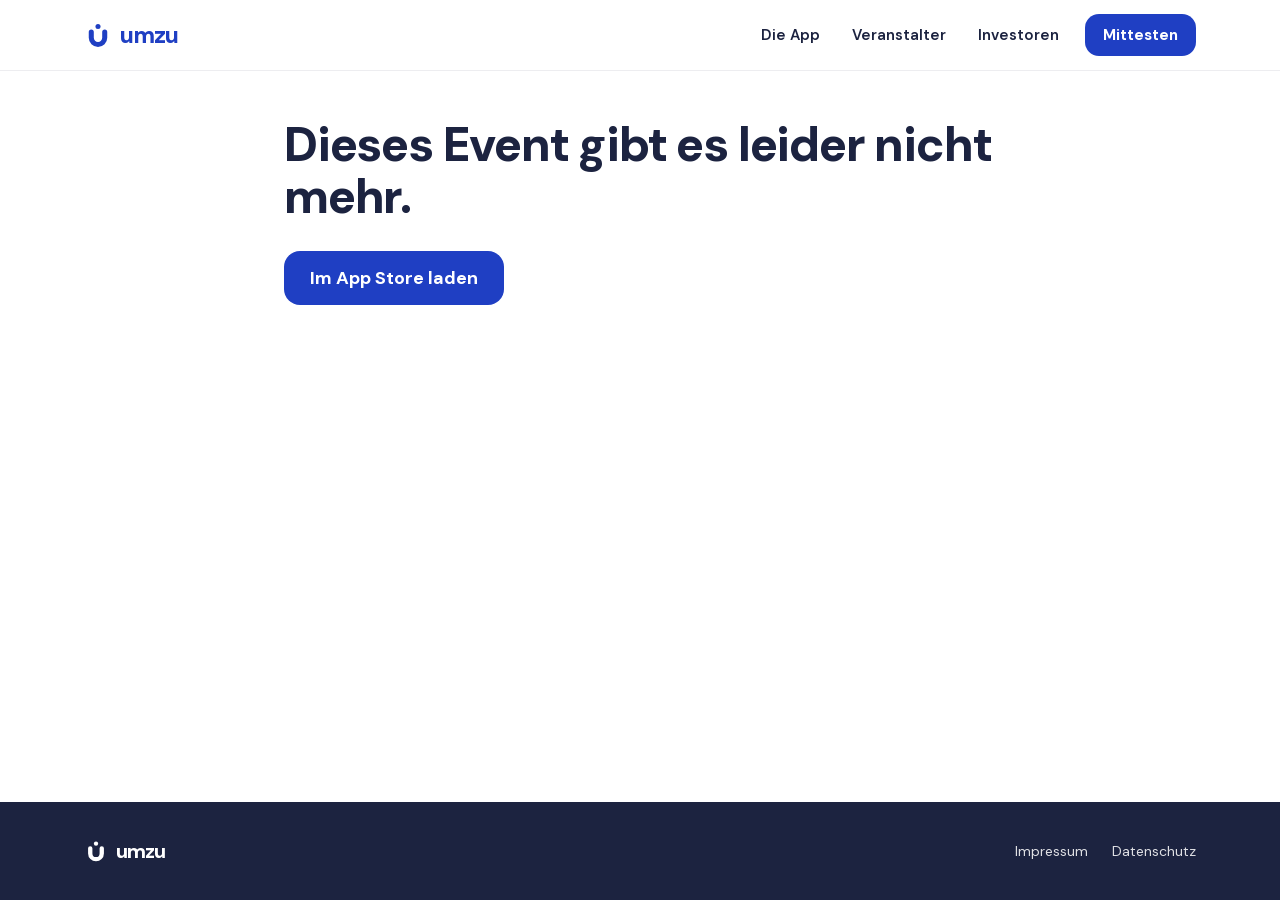
<file: event/index.html>
<!DOCTYPE html>
<!-- Dieselbe Datei liegt als /404.html, damit /event/<id> auf GitHub Pages ankommt. -->
<html lang="de">
<head>
<meta charset="utf-8">
<meta name="viewport" content="width=device-width, initial-scale=1">
<title>umzu</title>
<meta name="description" content="Eine Veranstaltung in der umzu App.">
<meta property="og:type" content="website">
<meta property="og:title" content="umzu">
<meta property="og:description" content="Datum, Uhrzeit und Ort dieser Veranstaltung.">
<meta property="og:image" content="https://umzu.app/og.png">
<meta property="og:image:width" content="1200">
<meta property="og:image:height" content="630">
<meta property="og:url" content="https://umzu.app/event/">
<meta property="og:locale" content="de_DE">
<meta name="theme-color" content="#1F3FC3">
<link rel="icon" href="/favicon.svg" type="image/svg+xml">
<link rel="stylesheet" href="/css/style.css">
<style>
  [hidden] { display: none !important; }
  #karte h1 { margin: 0; font-weight: 800; font-size: clamp(32px, 5vw, 48px); line-height: 1.08; letter-spacing: -1.2px; color: #1C2340; }
  #karte p { margin: 0; font-size: 18px; line-height: 1.5; color: #1C2340; }
  #karte #hinweis { margin-bottom: 14px; font-weight: 700; color: #1F3FC3; }
  #karte #wann { margin-top: 16px; }
  #karte #adresse { margin-top: 4px; font-size: 16px; color: #464A5C; }
  #karte #meldung { margin-bottom: 8px; font-size: 18px; color: #464A5C; }
  #bild { width: 100%; max-height: 420px; object-fit: cover; border-radius: 24px; display: block; background: #E8ECF9; margin: 0 0 22px; }
  #store { margin-top: 28px; min-height: 54px; padding: 0 26px; display: inline-flex; align-items: center; border-radius: 16px; background: #1F3FC3; color: #fff; font-weight: 700; font-size: 18px; text-decoration: none; }
  #startseite { margin-top: 20px; font-size: 17px; }
</style>
</head>
<body>

<div style="min-height:100vh;display:flex;flex-direction:column">

<header style="position:sticky;top:0;z-index:10;background:rgba(255,255,255,0.94);backdrop-filter:blur(10px);border-bottom:1px solid rgba(28,35,64,0.08)">
  <div style="max-width:1160px;margin:0 auto;padding:14px 24px;display:flex;align-items:center;gap:24px;flex-wrap:wrap">
    <a href="/" style="display:flex;align-items:center;gap:8px;cursor:pointer;text-decoration:none">
      <svg width="28" height="28" viewBox="0 0 100 100"><circle cx="50" cy="19.5" r="9" fill="#1F3FC3"></circle><path d="M 26 39 L 26 60 A 24 24 0 0 0 74 60 L 74 39" fill="none" stroke="#1F3FC3" stroke-width="18" stroke-linecap="round"></path></svg>
      <span style="font-weight:800;font-size:23px;letter-spacing:-1px;color:#1F3FC3">umzu</span>
    </a>
    <nav aria-label="Hauptnavigation" style="display:flex;gap:4px;flex-wrap:wrap;margin-left:auto;align-items:center">
      <div class="site-nav-links">
        <a href="/#app" data-nav="nutzer" class="nav-link" style="padding:10px 14px;border-radius:100px;font-weight:600;font-size:15px;cursor:pointer;white-space:nowrap;text-decoration:none;color:#1C2340">Die App</a>
        <a href="/#veranstalter" data-nav="veranstalter" class="nav-link" style="padding:10px 14px;border-radius:100px;font-weight:600;font-size:15px;cursor:pointer;white-space:nowrap;text-decoration:none;color:#1C2340">Veranstalter</a>
        <a href="/#investoren" data-nav="investoren" class="nav-link" style="padding:10px 14px;border-radius:100px;font-weight:600;font-size:15px;cursor:pointer;white-space:nowrap;text-decoration:none;color:#1C2340">Investoren</a>
      </div>
      <a href="/#test" data-nav="test" class="hover-a35a3" style="margin-left:8px;white-space:nowrap;padding:11px 18px;border-radius:14px;background:#1F3FC3;color:#fff;font-weight:700;font-size:15px;cursor:pointer;text-decoration:none">Mittesten</a>
    </nav>
  </div>
</header>

<main style="flex:1">
  <article id="karte" style="max-width:760px;margin:0 auto;padding:48px 24px 72px">
    <p id="meldung">Einen Moment.</p>
    <p id="hinweis" hidden></p>
    <img id="bild" alt="" hidden referrerpolicy="no-referrer">
    <h1 id="titel" hidden></h1>
    <p id="wann" hidden></p>
    <p id="ort" hidden></p>
    <p id="adresse" hidden></p>
    <p id="startseite" hidden><a href="/">Zur Startseite</a></p>
    <a id="store" class="hover-a35a3" href="https://apps.apple.com/app/id6798559616">Im App Store laden</a>
    <noscript>
      <style>#meldung { display: none !important; }</style>
      <p style="margin:16px 0 0;font-size:17px;line-height:1.55;color:#1C2340">Die Eventangaben brauchen JavaScript. Die App gibt es im App Store.</p>
    </noscript>
  </article>
</main>

<footer style="background:#1C2340">
  <div style="max-width:1160px;margin:0 auto;padding:36px 24px;display:flex;flex-wrap:wrap;gap:24px;justify-content:space-between;align-items:center">
    <div style="display:flex;align-items:center;gap:8px">
      <svg width="24" height="24" viewBox="0 0 100 100"><circle cx="50" cy="19.5" r="9" fill="#fff"></circle><path d="M 26 39 L 26 60 A 24 24 0 0 0 74 60 L 74 39" fill="none" stroke="#fff" stroke-width="18" stroke-linecap="round"></path></svg>
      <span style="font-weight:800;font-size:20px;letter-spacing:-1px;color:#fff">umzu</span>
    </div>
    <div style="display:flex;gap:24px;flex-wrap:wrap;font-size:14px;color:rgba(255,255,255,0.86)">
      <a href="/impressum/" style="color:rgba(255,255,255,0.86)">Impressum</a><a href="/datenschutz/" style="color:rgba(255,255,255,0.86)">Datenschutz</a>
    </div>
  </div>
</footer>
</div>

<script src="/js/event.js"></script>
</body>
</html>
</file>
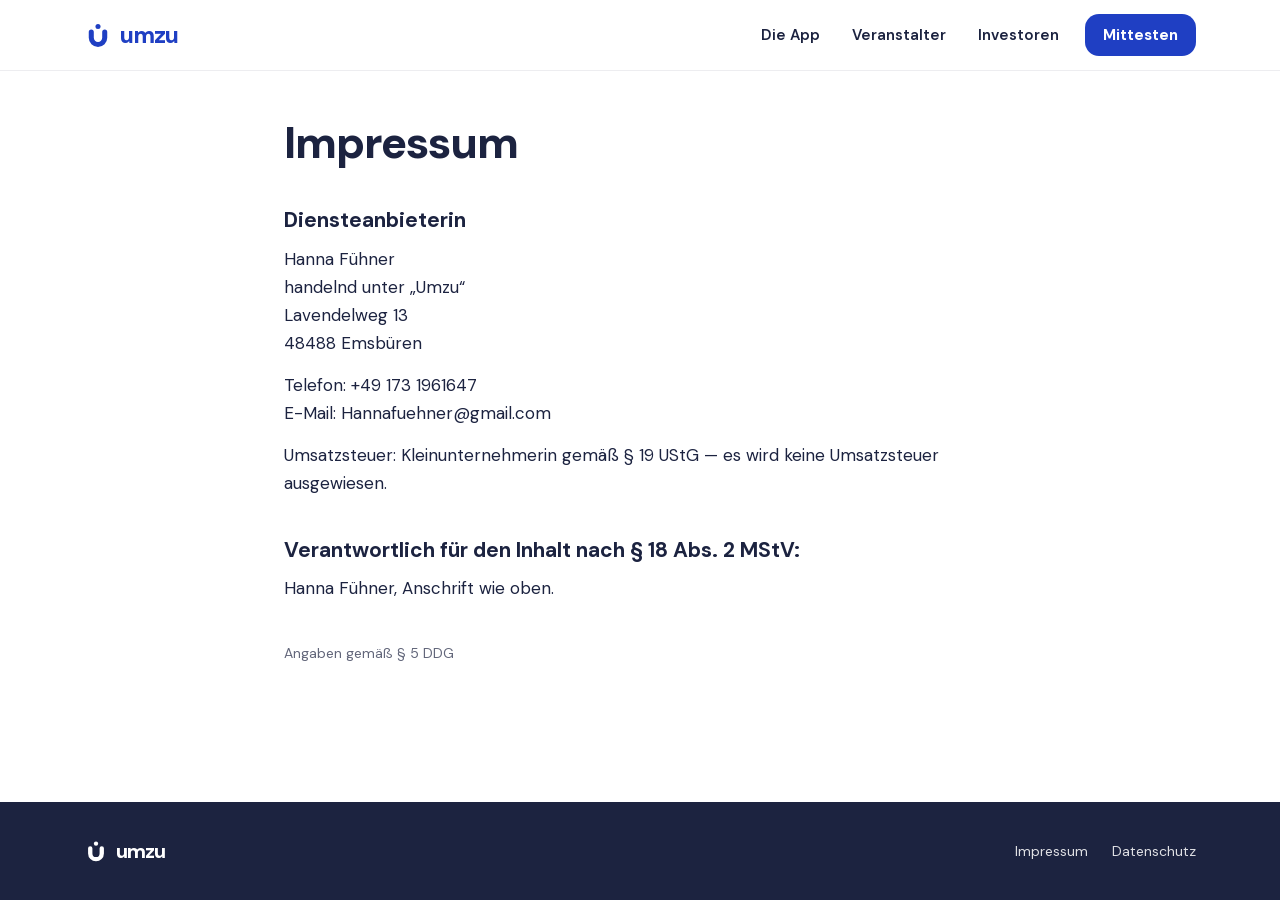
<file: impressum/index.html>
<!DOCTYPE html>
<html lang="de">
<head>
<meta charset="utf-8">
<meta name="viewport" content="width=device-width, initial-scale=1">
<title>Impressum – umzu</title>
<meta name="description" content="Impressum von umzu.">
<link rel="canonical" href="https://umzu.app/impressum">
<meta name="theme-color" content="#1F3FC3">
<link rel="icon" href="/favicon.svg" type="image/svg+xml">
<link rel="stylesheet" href="/css/style.css">
<style>
  .rechtstext h1 { margin: 0 0 8px; font-weight: 800; font-size: clamp(30px, 6vw, 44px); line-height: 1.1; letter-spacing: -1px; color: #1C2340; }
  .rechtstext h2 { margin: 40px 0 10px; font-weight: 700; font-size: 21px; line-height: 1.3; color: #1C2340; }
  .rechtstext p { margin: 0 0 14px; font-size: 17px; line-height: 1.65; color: #1C2340; overflow-wrap: anywhere; }
  .rechtstext .fussnote { margin-top: 40px; font-size: 14px; color: #62667A; }
</style>
</head>
<body>

<div style="min-height:100vh;display:flex;flex-direction:column">

<header style="position:sticky;top:0;z-index:10;background:rgba(255,255,255,0.94);backdrop-filter:blur(10px);border-bottom:1px solid rgba(28,35,64,0.08)">
  <div style="max-width:1160px;margin:0 auto;padding:14px 24px;display:flex;align-items:center;gap:24px;flex-wrap:wrap">
    <a href="/" style="display:flex;align-items:center;gap:8px;cursor:pointer;text-decoration:none">
      <svg width="28" height="28" viewBox="0 0 100 100"><circle cx="50" cy="19.5" r="9" fill="#1F3FC3"></circle><path d="M 26 39 L 26 60 A 24 24 0 0 0 74 60 L 74 39" fill="none" stroke="#1F3FC3" stroke-width="18" stroke-linecap="round"></path></svg>
      <span style="font-weight:800;font-size:23px;letter-spacing:-1px;color:#1F3FC3">umzu</span>
    </a>
    <nav aria-label="Hauptnavigation" style="display:flex;gap:4px;flex-wrap:wrap;margin-left:auto;align-items:center">
      <div class="site-nav-links">
        <a href="/#app" data-nav="nutzer" class="nav-link" style="padding:10px 14px;border-radius:100px;font-weight:600;font-size:15px;cursor:pointer;white-space:nowrap;text-decoration:none;color:#1C2340">Die App</a>
        <a href="/#veranstalter" data-nav="veranstalter" class="nav-link" style="padding:10px 14px;border-radius:100px;font-weight:600;font-size:15px;cursor:pointer;white-space:nowrap;text-decoration:none;color:#1C2340">Veranstalter</a>
        <a href="/#investoren" data-nav="investoren" class="nav-link" style="padding:10px 14px;border-radius:100px;font-weight:600;font-size:15px;cursor:pointer;white-space:nowrap;text-decoration:none;color:#1C2340">Investoren</a>
      </div>
      <a href="/#test" data-nav="test" class="hover-a35a3" style="margin-left:8px;white-space:nowrap;padding:11px 18px;border-radius:14px;background:#1F3FC3;color:#fff;font-weight:700;font-size:15px;cursor:pointer;text-decoration:none">Mittesten</a>
    </nav>
  </div>
</header>

<main style="flex:1">
  <article class="rechtstext" style="max-width:760px;margin:0 auto;padding:48px 24px 72px">
<h1>Impressum</h1>
<section>
<h2>Diensteanbieterin</h2>
<p>Hanna Fühner<br>
handelnd unter „Umzu“<br>
Lavendelweg 13<br>
48488 Emsbüren</p>
</section>
<section>
<p>Telefon: +49 173 1961647<br>
E-Mail: Hannafuehner@gmail.com</p>
</section>
<section>
<p>Umsatzsteuer: Kleinunternehmerin gemäß § 19 UStG — es wird keine Umsatzsteuer ausgewiesen.</p>
</section>
<section>
<h2>Verantwortlich für den Inhalt nach § 18 Abs. 2 MStV:</h2>
<p>Hanna Fühner, Anschrift wie oben.</p>
</section>
<p class="fussnote">Angaben gemäß § 5 DDG</p>
  </article>
</main>

<footer style="background:#1C2340">
  <div style="max-width:1160px;margin:0 auto;padding:36px 24px;display:flex;flex-wrap:wrap;gap:24px;justify-content:space-between;align-items:center">
    <div style="display:flex;align-items:center;gap:8px">
      <svg width="24" height="24" viewBox="0 0 100 100"><circle cx="50" cy="19.5" r="9" fill="#fff"></circle><path d="M 26 39 L 26 60 A 24 24 0 0 0 74 60 L 74 39" fill="none" stroke="#fff" stroke-width="18" stroke-linecap="round"></path></svg>
      <span style="font-weight:800;font-size:20px;letter-spacing:-1px;color:#fff">umzu</span>
    </div>
    <div style="display:flex;gap:24px;flex-wrap:wrap;font-size:14px;color:rgba(255,255,255,0.86)">
      <a href="/impressum/" style="color:rgba(255,255,255,0.86)">Impressum</a><a href="/datenschutz/" style="color:rgba(255,255,255,0.86)">Datenschutz</a>
    </div>
  </div>
</footer>
</div>

</body>
</html>
</file>
<file: css/style.css>
/* DM Sans, selbst ausgeliefert (kein Abruf bei Google). Schrift: DM Sans,
   SIL Open Font License 1.1, https://openfontlicense.org */
@font-face {
  font-family: "DM Sans";
  font-style: normal;
  font-weight: 400;
  font-display: swap;
  src: url("/fonts/DMSans-Regular.ttf") format("truetype");
}
@font-face {
  font-family: "DM Sans";
  font-style: normal;
  font-weight: 500;
  font-display: swap;
  src: url("/fonts/DMSans-Medium.ttf") format("truetype");
}
@font-face {
  font-family: "DM Sans";
  font-style: normal;
  font-weight: 600;
  font-display: swap;
  src: url("/fonts/DMSans-SemiBold.ttf") format("truetype");
}
@font-face {
  font-family: "DM Sans";
  font-style: normal;
  font-weight: 700;
  font-display: swap;
  src: url("/fonts/DMSans-Bold.ttf") format("truetype");
}
@font-face {
  font-family: "DM Sans";
  font-style: normal;
  font-weight: 800;
  font-display: swap;
  src: url("/fonts/DMSans-ExtraBold.ttf") format("truetype");
}

html, body {
  margin: 0;
  background: #FFFFFF;
  color: #1C2340;
  font-family: "DM Sans", system-ui, sans-serif;
  -webkit-font-smoothing: antialiased;
}
* { box-sizing: border-box; }
a { color: #1A35A3; text-decoration: none; }
a:hover { color: #1F3FC3; text-decoration: underline; }
input, select, button, textarea { font-family: inherit; }

/* Nav links: only underline-free, color set by JS for active state */
.nav-link:hover { text-decoration: none; color: #1A35A3 !important; }
.nav-link.active { color: #1A35A3 !important; background: rgba(31,63,195,0.10) !important; }

/* Hover utility classes, replacing the design tool's non-standard style-hover */
.hover-a35a3:hover { background: #1A35A3 !important; text-decoration: none; }
.hover-e8ecf9:hover { background: #E8ECF9 !important; text-decoration: none; }
.hover-white12:hover { background: rgba(255,255,255,0.12) !important; text-decoration: none; }
.hover-262f55:hover { background: #262F55 !important; text-decoration: none; }

.tile { transition: background 0.15s ease; }

#zum-formular:hover,
#test-eintragen:hover { background: #1A35A3; }
#ver-neu:hover { background: rgba(31,63,195,0.08); }

/* FAQ */
.faq-item { padding: 20px 0; border-bottom: 1px solid rgba(28,35,64,0.12); cursor: pointer; }
.faq-row { display: flex; justify-content: space-between; gap: 16px; font-weight: 700; font-size: 17px; }
.faq-row span:first-child { flex: 1 1 auto; min-width: 0; }
.faq-row span:last-child { color: #62667A; flex-shrink: 0; }
.faq-answer { margin: 10px 0 0; font-size: 16px; line-height: 1.55; color: #464A5C; }

/* Rollen-Chips (Veranstalter-Formular) */
#rollen span { transition: background 0.12s ease, border-color 0.12s ease, color 0.12s ease; }

@media (max-width: 520px) {
  header nav { gap: 2px; }
  header a[data-nav] { padding: 8px 10px !important; font-size: 14px !important; }
}

/* Auf dem Desktop bleiben die drei Links direkte Flex-Kinder der nav.
   Erst unter 431 px wird daraus eine eigene Zeile. */
.site-nav-links { display: contents; }

@media (max-width: 430px) {
  header > div {
    display: grid !important;
    grid-template-columns: minmax(0, 1fr) auto;
    grid-template-rows: auto auto;
    align-items: center;
    gap: 2px 12px !important;
    padding: 10px 16px 6px !important;
  }

  header > div > a:first-child,
  header > div > a:first-child[data-nav] {
    grid-column: 1;
    grid-row: 1;
    justify-self: start;
    align-self: center;
    min-width: 0;
    min-height: 44px;
    padding: 0 !important;
    z-index: 1;
  }

  header nav {
    display: grid !important;
    grid-column: 1 / -1;
    grid-row: 1 / span 2;
    grid-template-columns: subgrid;
    grid-template-rows: subgrid;
    align-items: center;
    gap: 2px 12px !important;
    margin-left: 0 !important;
    min-width: 0;
    pointer-events: none;
  }

  .site-nav-links {
    display: flex;
    grid-column: 1 / -1;
    grid-row: 2;
    flex-wrap: nowrap;
    align-items: center;
    gap: 2px;
    min-width: 0;
    max-width: 100%;
    overflow-x: auto;
    overflow-y: hidden;
    overscroll-behavior-x: contain;
    -webkit-overflow-scrolling: touch;
    scrollbar-width: thin;
    padding: 4px 0 8px;
    scroll-padding-inline: 8px;
    pointer-events: auto;
  }

  header nav a.nav-link {
    flex: 0 0 auto;
    min-height: 40px;
    display: inline-flex;
    align-items: center;
    padding: 8px 10px !important;
    font-size: max(15px, 0.9375rem) !important;
    scroll-margin-inline: 8px;
    pointer-events: auto;
  }

  header nav a[data-nav="test"] {
    grid-column: 2;
    grid-row: 1;
    justify-self: end;
    align-self: center;
    margin-left: 0 !important;
    min-height: 44px;
    display: inline-flex !important;
    align-items: center;
    padding: 11px 16px !important;
    font-size: max(15px, 0.9375rem) !important;
    pointer-events: auto;
    position: relative;
    z-index: 1;
  }

  header a:focus-visible {
    outline: 2px solid #1F3FC3;
    outline-offset: 3px;
  }

  header nav a.nav-link:focus-visible {
    outline-offset: -2px;
  }

  header nav a[data-nav="test"]:focus-visible {
    outline-color: #1C2340;
    outline-offset: 3px;
  }
}

/* Ohne Subgrid (sehr alte Browser): Knopf bleibt in der Linkzeile,
   nichts überlappt das Logo. */
@media (max-width: 430px) {
  @supports not (grid-template-columns: subgrid) {
    header > div {
      display: flex !important;
      flex-direction: column !important;
      align-items: stretch !important;
      gap: 4px !important;
    }

    header nav {
      display: flex !important;
      flex-wrap: nowrap !important;
      align-items: center;
      gap: 4px !important;
      width: 100%;
      min-width: 0;
      margin-left: 0 !important;
      pointer-events: auto;
    }

    .site-nav-links {
      display: flex;
      flex: 1 1 auto;
      min-width: 0;
      overflow-x: auto;
    }

    header nav a[data-nav="test"] {
      position: static;
      flex: 0 0 auto;
      margin-left: 8px !important;
    }
  }
}
</file>
